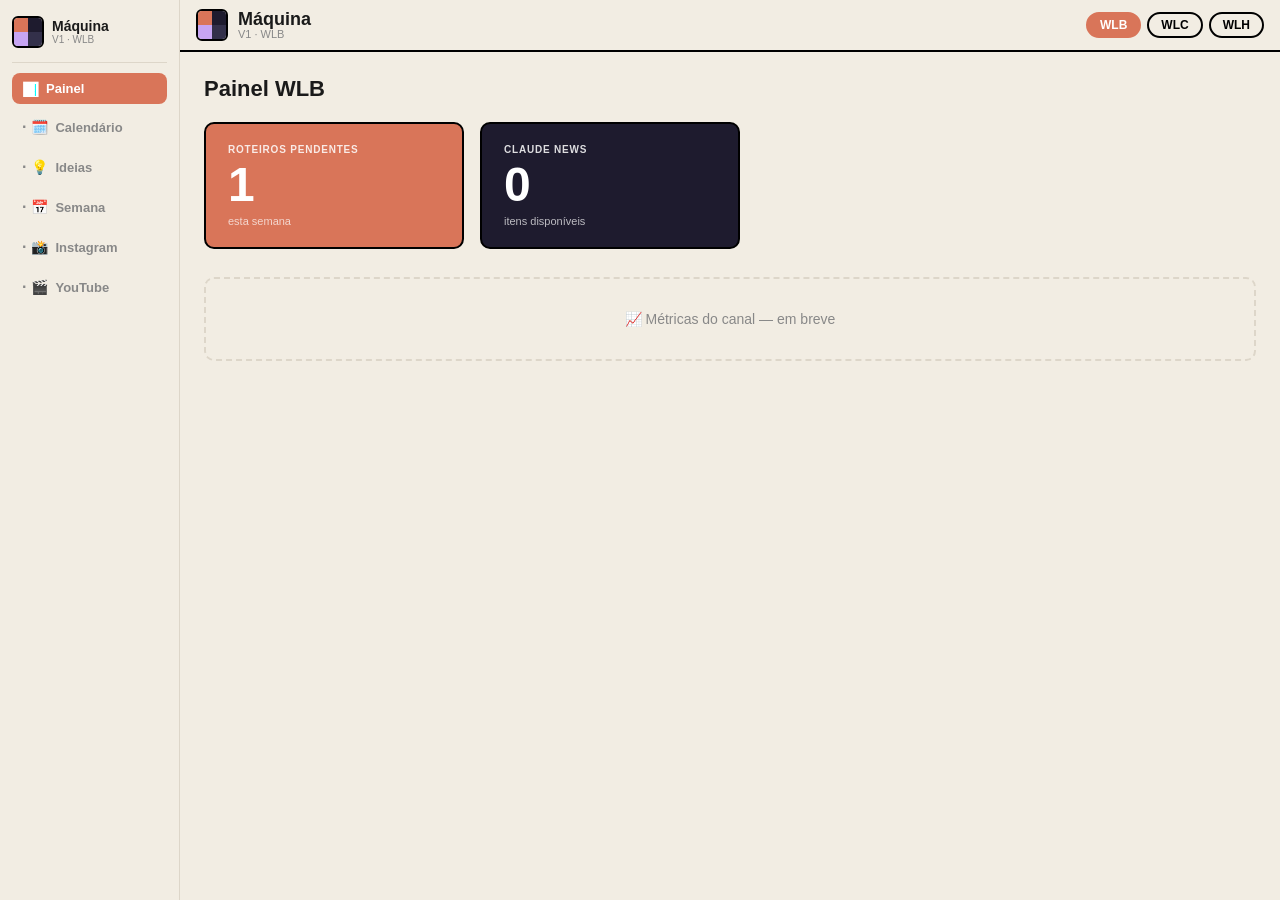
<file: public/wlb/index.html>
<!DOCTYPE html>
<html lang="pt-BR">
<head>
  <meta charset="UTF-8">
  <meta name="viewport" content="width=device-width, initial-scale=1.0">
  <title>Máquina de Conteúdos — WLB</title>
  <link href="https://fonts.cdnfonts.com/css/lufga" rel="stylesheet">
  <style>
    *, *::before, *::after { box-sizing: border-box; margin: 0; padding: 0; }

    :root {
      --bg: #F2EDE3;
      --black: #1A1A1A;
      --gray: #888;
      --orange: #D97559;
      --dark: #1E1B2E;
      --lilac: #C7A5F3;
      --border: 2px solid #000;
      --radius: 10px;
    }

    body {
      font-family: 'Lufga', sans-serif;
      background: var(--bg);
      color: var(--black);
      height: 100vh;
      overflow: hidden;
      display: flex;
      flex-direction: row;
    }

    /* ── SIDEBAR ── */
    .sidebar {
      width: 180px;
      min-width: 180px;
      background: var(--bg);
      border-right: 1px solid #DDD6C9;
      display: flex;
      flex-direction: column;
      padding: 16px 12px;
      gap: 6px;
      overflow-y: auto;
    }

    .sidebar-header {
      display: flex;
      align-items: center;
      gap: 8px;
      margin-bottom: 4px;
    }

    .sidebar-logo-grid {
      width: 32px;
      height: 32px;
      display: grid;
      grid-template-columns: 1fr 1fr;
      border-radius: 6px;
      overflow: hidden;
      border: 2px solid #000;
      flex-shrink: 0;
    }

    .sidebar-logo-grid span:nth-child(1) { background: #D97559; }
    .sidebar-logo-grid span:nth-child(2) { background: #1E1B2E; }
    .sidebar-logo-grid span:nth-child(3) { background: #C7A5F3; }
    .sidebar-logo-grid span:nth-child(4) { background: #33304A; }

    .sidebar-text { display: flex; flex-direction: column; }
    .sidebar-wordmark {
      font-family: 'Lufga', sans-serif;
      font-weight: 900;
      font-size: 14px;
      color: var(--black);
      line-height: 1.1;
    }
    .sidebar-version {
      font-size: 10px;
      color: var(--gray);
    }

    .sidebar-divider {
      height: 1px;
      background: #DDD6C9;
      margin: 4px 0;
    }

    .t-nav {
      width: 100%;
      color: var(--gray);
      font-size: 13px;
      font-weight: 600;
      padding: 8px 10px;
      border-radius: 8px;
      cursor: pointer;
      display: flex;
      align-items: center;
      gap: 7px;
      transition: all .15s;
      font-family: 'Lufga', sans-serif;
      border: none;
      background: transparent;
      text-align: left;
    }

    .t-nav .nav-icon { font-size: 14px; line-height: 1; }
    .t-nav .nav-dot {
      color: var(--gray);
      font-size: 16px;
      font-weight: 900;
      margin-right: -2px;
      flex-shrink: 0;
    }

    .t-nav:hover { background: rgba(0,0,0,0.04); color: var(--black); }

    .t-nav.active {
      background: var(--orange);
      color: #fff;
      font-weight: 700;
    }

    .t-nav.active .nav-dot { display: none; }
    .t-nav.active .nav-icon { filter: brightness(10); }

    /* ── MAIN AREA ── */
    .main {
      flex: 1;
      display: flex;
      flex-direction: column;
      overflow: hidden;
    }

    /* ── TOPBAR ── */
    .topbar {
      height: 52px;
      background: var(--bg);
      border-bottom: 2px solid #000;
      display: flex;
      flex-direction: row;
      align-items: center;
      padding: 0 16px;
      gap: 10px;
      flex-shrink: 0;
    }

    .topbar-logo-grid {
      width: 32px;
      height: 32px;
      display: grid;
      grid-template-columns: 1fr 1fr;
      border-radius: 6px;
      overflow: hidden;
      border: 2px solid #000;
      flex-shrink: 0;
    }

    .topbar-logo-grid span:nth-child(1) { background: #D97559; }
    .topbar-logo-grid span:nth-child(2) { background: #1E1B2E; }
    .topbar-logo-grid span:nth-child(3) { background: #C7A5F3; }
    .topbar-logo-grid span:nth-child(4) { background: #33304A; }

    .topbar-info { display: flex; flex-direction: column; }
    .topbar-wordmark {
      font-family: 'Lufga', sans-serif;
      font-weight: 900;
      font-size: 18px;
      color: var(--black);
      line-height: 1;
    }
    .topbar-version {
      font-size: 11px;
      color: var(--gray);
    }

    .topbar-spacer { flex: 1; }

    .empresa-pills {
      display: flex;
      gap: 6px;
      align-items: center;
    }

    .empresa-pill {
      padding: 4px 12px;
      border-radius: 20px;
      border: 2px solid #000;
      font-family: 'Lufga', sans-serif;
      font-weight: 800;
      font-size: 12px;
      text-decoration: none;
      color: #000;
      transition: all .15s;
    }

    .empresa-pill.active {
      background: var(--orange);
      color: #fff;
      border-color: var(--orange);
    }

    .empresa-pill:hover:not(.active) {
      background: rgba(0,0,0,0.06);
    }

    /* ── CONTENT AREA ── */
    .content {
      flex: 1;
      overflow-y: auto;
      padding: 24px;
    }

    /* ── PAGES ── */
    .page { display: none; }
    .page.active { display: block; }

    /* ── PAGE TITLES ── */
    .page-title {
      font-size: 22px;
      font-weight: 900;
      color: var(--black);
      margin-bottom: 20px;
    }

    /* ── STAT CARDS ── */
    .stat-cards {
      display: flex;
      gap: 16px;
      margin-bottom: 28px;
      flex-wrap: wrap;
    }

    .stat-card {
      flex: 1;
      min-width: 180px;
      max-width: 260px;
      border-radius: var(--radius);
      padding: 20px 22px;
      border: 2px solid #000;
      display: flex;
      flex-direction: column;
      gap: 6px;
    }

    .stat-card.orange { background: var(--orange); color: #fff; }
    .stat-card.dark   { background: var(--dark);   color: #fff; }

    .stat-label {
      font-size: 10px;
      font-weight: 800;
      letter-spacing: 0.08em;
      text-transform: uppercase;
      opacity: 0.85;
    }

    .stat-number {
      font-size: 48px;
      font-weight: 900;
      line-height: 1;
    }

    .stat-sub {
      font-size: 11px;
      opacity: 0.7;
    }

    /* ── PLACEHOLDER BLOCK ── */
    .placeholder-block {
      border: 2px dashed #DDD6C9;
      border-radius: var(--radius);
      padding: 32px;
      text-align: center;
      color: var(--gray);
      font-size: 14px;
      font-weight: 500;
    }

    /* ── SECTION HEADER ── */
    .section-header {
      display: flex;
      align-items: center;
      justify-content: space-between;
      margin-bottom: 14px;
      margin-top: 24px;
    }

    .section-header:first-child { margin-top: 0; }

    .section-title {
      font-size: 14px;
      font-weight: 800;
      color: var(--black);
      text-transform: uppercase;
      letter-spacing: 0.06em;
    }

    .btn-add {
      padding: 5px 14px;
      border-radius: 20px;
      border: 2px solid #000;
      background: transparent;
      font-family: 'Lufga', sans-serif;
      font-size: 12px;
      font-weight: 700;
      cursor: default;
      opacity: 0.35;
    }

    /* ── ROTEIRO CARD ── */
    .roteiro-card {
      border: 2px solid #000;
      border-radius: var(--radius);
      padding: 16px 18px;
      margin-bottom: 12px;
      background: #fff;
      display: flex;
      flex-direction: column;
      gap: 8px;
    }

    .roteiro-top {
      display: flex;
      align-items: flex-start;
      justify-content: space-between;
      gap: 12px;
    }

    .roteiro-titulo {
      font-size: 15px;
      font-weight: 800;
      color: var(--black);
      text-decoration: none;
      flex: 1;
    }

    .roteiro-titulo:hover { text-decoration: underline; color: var(--orange); }

    .roteiro-status-btn {
      padding: 4px 12px;
      border-radius: 20px;
      border: 2px solid #000;
      font-family: 'Lufga', sans-serif;
      font-size: 11px;
      font-weight: 800;
      cursor: pointer;
      transition: all .15s;
      white-space: nowrap;
      flex-shrink: 0;
    }

    .roteiro-status-btn.pendente { background: var(--orange); color: #fff; border-color: var(--orange); }
    .roteiro-status-btn.gravado  { background: var(--dark);   color: #fff; border-color: var(--dark); }

    .roteiro-meta {
      display: flex;
      gap: 10px;
      flex-wrap: wrap;
      align-items: center;
    }

    .roteiro-meta span {
      font-size: 11px;
      color: var(--gray);
      font-weight: 500;
    }

    .badge {
      display: inline-block;
      padding: 2px 8px;
      border-radius: 20px;
      font-size: 10px;
      font-weight: 800;
      letter-spacing: 0.04em;
      text-transform: uppercase;
    }

    .badge-manychat { background: #C7A5F3; color: var(--dark); }
    .badge-gate     { background: var(--bg); border: 1px solid #DDD6C9; color: var(--gray); }
    .badge-tutorial { background: #E8F5E9; color: #2E7D32; border: 1px solid #A5D6A7; }
    .badge-news     { background: #FFF8E1; color: #F57F17; border: 1px solid #FFE082; }
    .badge-showcase { background: #EDE7F6; color: #4527A0; border: 1px solid #CE93D8; }
    .badge-workflow { background: #E3F2FD; color: #1565C0; border: 1px solid #90CAF9; }
    .badge-comparison { background: #FCE4EC; color: #880E4F; border: 1px solid #F48FB1; }

    .roteiro-hook {
      font-size: 13px;
      color: #555;
      font-style: italic;
      border-left: 3px solid var(--orange);
      padding-left: 10px;
    }

    /* ── YOUTUBE TABS ── */
    .yt-tabs {
      display: flex;
      gap: 4px;
      margin-bottom: 20px;
      border-bottom: 2px solid #000;
      padding-bottom: 0;
    }

    .yt-tab {
      padding: 8px 18px 10px;
      font-family: 'Lufga', sans-serif;
      font-size: 13px;
      font-weight: 700;
      cursor: pointer;
      border: none;
      background: transparent;
      color: var(--gray);
      border-radius: 8px 8px 0 0;
      margin-bottom: -2px;
      transition: all .15s;
      border: 2px solid transparent;
      border-bottom: none;
    }

    .yt-tab:hover { color: var(--black); background: rgba(0,0,0,0.04); }

    .yt-tab.active {
      color: var(--black);
      font-weight: 900;
      background: var(--bg);
      border-color: #000;
      border-bottom-color: var(--bg);
    }

    .yt-panel { display: none; }
    .yt-panel.active { display: block; }

    /* ── CANAL DO JACK ── */
    .jack-grid {
      display: grid;
      grid-template-columns: 1fr 1fr;
      gap: 16px;
      margin-bottom: 24px;
    }

    .jack-card {
      border: 2px solid #000;
      border-radius: var(--radius);
      padding: 16px 18px;
      background: #fff;
    }

    .jack-card-title {
      font-size: 11px;
      font-weight: 800;
      text-transform: uppercase;
      letter-spacing: 0.06em;
      color: var(--gray);
      margin-bottom: 10px;
    }

    .jack-stat-row {
      display: flex;
      align-items: center;
      justify-content: space-between;
      padding: 6px 0;
      border-bottom: 1px solid #F0EDE8;
      font-size: 13px;
    }

    .jack-stat-row:last-child { border-bottom: none; }
    .jack-stat-key { color: var(--gray); font-weight: 500; }
    .jack-stat-val { font-weight: 800; color: var(--black); }

    .jack-video-list { display: flex; flex-direction: column; gap: 10px; }

    .jack-video-item {
      border: 1px solid #DDD6C9;
      border-radius: 8px;
      padding: 12px 14px;
      display: flex;
      align-items: flex-start;
      gap: 12px;
    }

    .jack-video-thumb {
      width: 56px;
      height: 32px;
      background: #0A0A0F;
      border-radius: 4px;
      display: flex;
      align-items: center;
      justify-content: center;
      flex-shrink: 0;
      font-size: 16px;
    }

    .jack-video-info { flex: 1; }

    .jack-video-title {
      font-size: 13px;
      font-weight: 700;
      color: var(--black);
      text-decoration: none;
      display: block;
      margin-bottom: 4px;
    }

    .jack-video-title:hover { color: var(--orange); }

    .jack-video-meta {
      display: flex;
      gap: 8px;
      align-items: center;
      flex-wrap: wrap;
    }

    .jack-video-meta span {
      font-size: 11px;
      color: var(--gray);
    }

    .views-badge {
      font-size: 11px;
      font-weight: 800;
      color: var(--dark);
      background: var(--lilac);
      padding: 1px 7px;
      border-radius: 10px;
    }

    /* ── CLAUDE NEWS ── */
    .news-list { display: flex; flex-direction: column; gap: 8px; max-height: 600px; overflow-y: auto; }

    .news-item {
      border: 1px solid #DDD6C9;
      border-radius: 8px;
      padding: 12px 14px;
      background: #fff;
      display: flex;
      align-items: flex-start;
      gap: 12px;
    }

    .news-source-badge {
      font-size: 9px;
      font-weight: 800;
      text-transform: uppercase;
      letter-spacing: 0.05em;
      padding: 2px 7px;
      border-radius: 8px;
      white-space: nowrap;
      flex-shrink: 0;
      margin-top: 2px;
    }

    .news-source-badge.anthropic-blog { background: #FF6B35; color: #fff; }
    .news-source-badge.research        { background: #4A90E2; color: #fff; }
    .news-source-badge.changelog       { background: #2ECC71; color: #fff; }
    .news-source-badge.default         { background: #DDD6C9; color: var(--gray); }

    .news-info { flex: 1; }

    .news-title {
      font-size: 13px;
      font-weight: 700;
      color: var(--black);
      text-decoration: none;
      display: block;
      margin-bottom: 2px;
    }

    .news-title:hover { color: var(--orange); text-decoration: underline; }

    .news-date { font-size: 11px; color: var(--gray); }

    .last-updated {
      font-size: 11px;
      color: var(--gray);
      margin-bottom: 14px;
      font-weight: 500;
    }

    /* ── SEMANA GRID ── */
    .semana-grid {
      display: grid;
      grid-template-columns: repeat(7, 1fr);
      gap: 10px;
      margin-bottom: 20px;
    }

    .semana-day {
      border: 2px solid #DDD6C9;
      border-radius: 8px;
      padding: 12px 8px;
      min-height: 100px;
      display: flex;
      flex-direction: column;
      gap: 4px;
    }

    .semana-day-label {
      font-size: 11px;
      font-weight: 800;
      color: var(--gray);
      text-transform: uppercase;
      letter-spacing: 0.06em;
    }

    /* ── IDEIAS ── */
    .ideias-input-row {
      display: flex;
      gap: 10px;
      margin-bottom: 16px;
    }

    .ideias-input {
      flex: 1;
      padding: 10px 14px;
      border: 2px solid #000;
      border-radius: 8px;
      font-family: 'Lufga', sans-serif;
      font-size: 14px;
      background: #fff;
      outline: none;
    }

    .ideias-input:focus { border-color: var(--orange); }

    .btn-primary {
      padding: 10px 18px;
      border-radius: 8px;
      border: 2px solid #000;
      background: var(--dark);
      color: #fff;
      font-family: 'Lufga', sans-serif;
      font-size: 13px;
      font-weight: 800;
      cursor: pointer;
      transition: background .15s;
      white-space: nowrap;
    }

    .btn-primary:hover { background: var(--orange); border-color: var(--orange); }

    /* ── ERROR STATE ── */
    .error-state {
      color: #D63B2F;
      font-size: 12px;
      padding: 8px 12px;
      background: #FFF5F5;
      border-radius: 6px;
      border: 1px solid #FFCDD2;
    }

    /* ── EMPTY STATE ── */
    .empty-state {
      text-align: center;
      padding: 32px;
      color: var(--gray);
      font-size: 14px;
      border: 2px dashed #DDD6C9;
      border-radius: var(--radius);
    }

    /* ── HOOK FORMULA ── */
    .hook-formula {
      background: var(--dark);
      color: #fff;
      border-radius: var(--radius);
      padding: 14px 16px;
      font-size: 12px;
      font-weight: 600;
      line-height: 1.6;
      font-family: monospace;
      margin-top: 12px;
    }

    .hook-formula span { color: var(--lilac); }

    /* ── FORMAT TABLE ── */
    .format-table {
      width: 100%;
      border-collapse: collapse;
      font-size: 13px;
    }

    .format-table th {
      text-align: left;
      padding: 8px 12px;
      background: var(--dark);
      color: #fff;
      font-size: 11px;
      font-weight: 800;
      text-transform: uppercase;
      letter-spacing: 0.05em;
    }

    .format-table th:first-child { border-radius: 8px 0 0 0; }
    .format-table th:last-child  { border-radius: 0 8px 0 0; }

    .format-table td {
      padding: 8px 12px;
      border-bottom: 1px solid #F0EDE8;
      color: var(--black);
    }

    .format-table tr:last-child td { border-bottom: none; }
    .format-table tr:hover td { background: rgba(0,0,0,0.02); }

    .format-table .bar-cell {
      display: flex;
      align-items: center;
      gap: 8px;
    }

    .format-bar {
      height: 6px;
      border-radius: 3px;
      background: var(--orange);
    }

    /* ── SCROLLBAR ── */
    ::-webkit-scrollbar { width: 6px; height: 6px; }
    ::-webkit-scrollbar-track { background: transparent; }
    ::-webkit-scrollbar-thumb { background: #DDD6C9; border-radius: 3px; }
    ::-webkit-scrollbar-thumb:hover { background: #C5BDB4; }
  </style>
</head>
<body>

  <!-- SIDEBAR -->
  <aside class="sidebar">
    <div class="sidebar-header">
      <div class="sidebar-logo-grid">
        <span></span><span></span><span></span><span></span>
      </div>
      <div class="sidebar-text">
        <div class="sidebar-wordmark">Máquina</div>
        <div class="sidebar-version">V1 · WLB</div>
      </div>
    </div>

    <div class="sidebar-divider"></div>

    <button class="t-nav active" data-page="painel">
      <span class="nav-dot">·</span>
      <span class="nav-icon">📊</span>
      Painel
    </button>
    <button class="t-nav" data-page="calendario">
      <span class="nav-dot">·</span>
      <span class="nav-icon">🗓️</span>
      Calendário
    </button>
    <button class="t-nav" data-page="ideias">
      <span class="nav-dot">·</span>
      <span class="nav-icon">💡</span>
      Ideias
    </button>
    <button class="t-nav" data-page="semana">
      <span class="nav-dot">·</span>
      <span class="nav-icon">📅</span>
      Semana
    </button>
    <button class="t-nav" data-page="instagram">
      <span class="nav-dot">·</span>
      <span class="nav-icon">📸</span>
      Instagram
    </button>
    <button class="t-nav" data-page="youtube">
      <span class="nav-dot">·</span>
      <span class="nav-icon">🎬</span>
      YouTube
    </button>
  </aside>

  <!-- MAIN -->
  <div class="main">

    <!-- TOPBAR -->
    <header class="topbar">
      <div class="topbar-logo-grid">
        <span></span><span></span><span></span><span></span>
      </div>
      <div class="topbar-info">
        <div class="topbar-wordmark">Máquina</div>
        <div class="topbar-version">V1 · WLB</div>
      </div>
      <div class="topbar-spacer"></div>
      <div class="empresa-pills">
        <a class="empresa-pill active" href="/wlb/">WLB</a>
        <a class="empresa-pill" href="/">WLC</a>
        <a class="empresa-pill" href="/wlh/">WLH</a>
      </div>
    </header>

    <!-- CONTENT -->
    <div class="content">

      <!-- PAGE: PAINEL -->
      <div class="page active" id="page-painel">
        <div class="page-title">Painel WLB</div>

        <div class="stat-cards">
          <div class="stat-card orange">
            <div class="stat-label">Roteiros Pendentes</div>
            <div class="stat-number" id="stat-roteiros">—</div>
            <div class="stat-sub">esta semana</div>
          </div>
          <div class="stat-card dark">
            <div class="stat-label">Claude News</div>
            <div class="stat-number" id="stat-news">—</div>
            <div class="stat-sub">itens disponíveis</div>
          </div>
        </div>

        <div class="placeholder-block">
          📈 Métricas do canal — em breve
        </div>
      </div>

      <!-- PAGE: INSTAGRAM -->
      <div class="page" id="page-instagram">
        <div class="page-title">Instagram</div>

        <div class="section-header" style="margin-top:0">
          <span class="section-title">Carrosséis</span>
          <button class="btn-add" disabled>+ Adicionar</button>
        </div>
        <div class="empty-state">Nenhum carrossel esta semana</div>

        <div class="section-header">
          <span class="section-title">Stories</span>
          <button class="btn-add" disabled>+ Adicionar</button>
        </div>
        <div class="placeholder-block">Stories — em breve</div>

        <div class="section-header">
          <span class="section-title">Reels</span>
          <button class="btn-add" disabled>+ Adicionar</button>
        </div>
        <div class="placeholder-block">Reels — em breve</div>
      </div>

      <!-- PAGE: YOUTUBE -->
      <div class="page" id="page-youtube">
        <div class="page-title">YouTube</div>

        <div class="yt-tabs">
          <button class="yt-tab active" data-tab="roteiros">Roteiros</button>
          <button class="yt-tab" data-tab="jack">Canal do Jack</button>
          <button class="yt-tab" data-tab="news">Claude News</button>
        </div>

        <!-- SUB-ABA: ROTEIROS -->
        <div class="yt-panel active" id="yt-roteiros">
          <div id="roteiros-list">
            <div class="placeholder-block">Carregando roteiros...</div>
          </div>
        </div>

        <!-- SUB-ABA: CANAL DO JACK -->
        <div class="yt-panel" id="yt-jack">
          <div id="jack-content">
            <div class="placeholder-block">Carregando dados do Jack...</div>
          </div>
        </div>

        <!-- SUB-ABA: CLAUDE NEWS -->
        <div class="yt-panel" id="yt-news">
          <div id="news-content">
            <div class="placeholder-block">Carregando Claude News...</div>
          </div>
        </div>
      </div>

      <!-- PAGE: IDEIAS -->
      <div class="page" id="page-ideias">
        <div class="page-title">Banco de Ideias</div>

        <div class="ideias-input-row">
          <input type="text" class="ideias-input" id="ideia-input" placeholder="Nova ideia de vídeo...">
          <button class="btn-primary" id="btn-add-ideia">+ Adicionar</button>
        </div>

        <div id="ideias-list" class="empty-state">
          Banco de ideias vazio. Adicione sua primeira ideia.
        </div>
      </div>

      <!-- PAGE: SEMANA -->
      <div class="page" id="page-semana">
        <div class="page-title" id="semana-titulo">Semana</div>

        <div class="semana-grid">
          <div class="semana-day">
            <div class="semana-day-label">Seg</div>
          </div>
          <div class="semana-day">
            <div class="semana-day-label">Ter</div>
          </div>
          <div class="semana-day">
            <div class="semana-day-label">Qua</div>
          </div>
          <div class="semana-day">
            <div class="semana-day-label">Qui</div>
          </div>
          <div class="semana-day">
            <div class="semana-day-label">Sex</div>
          </div>
          <div class="semana-day">
            <div class="semana-day-label">Sáb</div>
          </div>
          <div class="semana-day">
            <div class="semana-day-label">Dom</div>
          </div>
        </div>

        <div class="placeholder-block">
          Planeje sua semana de conteúdo aqui
        </div>
      </div>

      <!-- PAGE: CALENDÁRIO -->
      <div class="page" id="page-calendario">
        <div class="page-title">Calendário Editorial</div>
        <div class="placeholder-block">Em breve</div>
      </div>

    </div><!-- /content -->
  </div><!-- /main -->

  <script>
    // ── NAVEGAÇÃO SIDEBAR ──────────────────────────────────────────────
    const navBtns = document.querySelectorAll('.t-nav');
    const pages   = document.querySelectorAll('.page');

    navBtns.forEach(btn => {
      btn.addEventListener('click', () => {
        const target = btn.dataset.page;
        navBtns.forEach(b => b.classList.remove('active'));
        pages.forEach(p => p.classList.remove('active'));
        btn.classList.add('active');
        document.getElementById('page-' + target).classList.add('active');
      });
    });

    // ── NAVEGAÇÃO TABS YOUTUBE ─────────────────────────────────────────
    const ytTabs   = document.querySelectorAll('.yt-tab');
    const ytPanels = document.querySelectorAll('.yt-panel');

    ytTabs.forEach(tab => {
      tab.addEventListener('click', () => {
        const target = tab.dataset.tab;
        ytTabs.forEach(t => t.classList.remove('active'));
        ytPanels.forEach(p => p.classList.remove('active'));
        tab.classList.add('active');
        document.getElementById('yt-' + target).classList.add('active');
      });
    });

    // ── HELPERS ────────────────────────────────────────────────────────
    function fmtDate(str) {
      if (!str) return '';
      const d = new Date(str);
      if (isNaN(d)) return str;
      return d.toLocaleDateString('pt-BR', { day: '2-digit', month: '2-digit', year: 'numeric' });
    }

    function fmtViews(n) {
      if (n >= 1000000) return (n / 1000000).toFixed(1).replace('.', ',') + 'M';
      if (n >= 1000)    return (n / 1000).toFixed(0) + 'k';
      return n.toString();
    }

    function strategyBadgeClass(type) {
      const map = {
        tutorial:   'badge-tutorial',
        showcase:   'badge-showcase',
        news:       'badge-news',
        workflow:   'badge-workflow',
        comparison: 'badge-comparison',
      };
      return map[type] || 'badge-gate';
    }

    // ── localStorage STATUS ────────────────────────────────────────────
    const STATUS_KEY = 'wlb_roteiros_status';

    function getStatuses() {
      try { return JSON.parse(localStorage.getItem(STATUS_KEY) || '{}'); }
      catch { return {}; }
    }

    function saveStatus(id, status) {
      const s = getStatuses();
      s[id] = status;
      localStorage.setItem(STATUS_KEY, JSON.stringify(s));
    }

    // ── RENDER ROTEIROS ────────────────────────────────────────────────
    function renderRoteiros(data) {
      const container = document.getElementById('roteiros-list');
      const roteiros  = data.roteiros || [];
      const statuses  = getStatuses();

      if (roteiros.length === 0) {
        container.innerHTML = '<div class="empty-state">Nenhum roteiro esta semana.</div>';
        return;
      }

      container.innerHTML = roteiros.map(r => {
        const currentStatus = statuses[r.id] || r.status || 'pendente';
        const obsidianHref  = r.obsidian_path
          ? `obsidian://open?vault=PKA&file=${encodeURIComponent(r.obsidian_path)}`
          : null;

        const titleEl = obsidianHref
          ? `<a class="roteiro-titulo" href="${obsidianHref}">${r.titulo}</a>`
          : `<span class="roteiro-titulo" style="cursor:default">${r.titulo}</span>`;

        return `
          <div class="roteiro-card" id="card-${r.id}">
            <div class="roteiro-top">
              ${titleEl}
              <button
                class="roteiro-status-btn ${currentStatus}"
                data-id="${r.id}"
                data-status="${currentStatus}"
              >${currentStatus === 'gravado' ? '✓ Gravado' : '● Pendente'}</button>
            </div>
            <div class="roteiro-meta">
              <span>Aprovado em ${fmtDate(r.aprovado_em)}</span>
              ${r.duracao_estimada ? `<span>⏱ ${r.duracao_estimada}</span>` : ''}
              ${r.tipo ? `<span class="badge ${strategyBadgeClass(r.tipo)}">${r.tipo}</span>` : ''}
              ${r.palavra_chave_manychat ? `<span class="badge badge-manychat">MC: ${r.palavra_chave_manychat}</span>` : ''}
              ${r.gate ? `<span class="badge badge-gate">${r.gate.replace(/_/g,' ')}</span>` : ''}
            </div>
            ${r.hook_preview ? `<div class="roteiro-hook">"${r.hook_preview}"</div>` : ''}
          </div>`;
      }).join('');

      // Toggle status
      container.querySelectorAll('.roteiro-status-btn').forEach(btn => {
        btn.addEventListener('click', () => {
          const id  = btn.dataset.id;
          const cur = btn.dataset.status;
          const next = cur === 'pendente' ? 'gravado' : 'pendente';
          saveStatus(id, next);
          btn.dataset.status = next;
          btn.className = `roteiro-status-btn ${next}`;
          btn.textContent = next === 'gravado' ? '✓ Gravado' : '● Pendente';
          updateStatCard();
        });
      });
    }

    // ── RENDER JACK ────────────────────────────────────────────────────
    function renderJack(data) {
      const p   = data.patterns || {};
      const fps = data.format_performance || [];
      const top = (data.top_videos || []).slice(0, 5);
      const maxViews = Math.max(...fps.map(f => f.avg_views), 1);

      document.getElementById('jack-content').innerHTML = `
        <div class="last-updated">Última atualização: ${fmtDate(data.last_updated)} · Fonte: ${data.scrape_source || ''}</div>

        <div class="jack-grid">
          <div class="jack-card">
            <div class="jack-card-title">Padrões do Canal</div>
            <div class="jack-stat-row">
              <span class="jack-stat-key">Palavras por minuto</span>
              <span class="jack-stat-val">${p.avg_wpm || '—'} wpm</span>
            </div>
            <div class="jack-stat-row">
              <span class="jack-stat-key">Duração média</span>
              <span class="jack-stat-val">${p.avg_duration_min || '—'} min</span>
            </div>
            <div class="jack-stat-row">
              <span class="jack-stat-key">Top formato (volume)</span>
              <span class="jack-stat-val">${p.top_format_by_volume || '—'}</span>
            </div>
            <div class="jack-stat-row">
              <span class="jack-stat-key">Top formato (views)</span>
              <span class="jack-stat-val">${p.top_format_by_avg_views || '—'}</span>
            </div>
            <div class="jack-stat-row">
              <span class="jack-stat-key">Hook médio</span>
              <span class="jack-stat-val">${p.hook_time_avg_seconds || '—'}s</span>
            </div>
            <div class="hook-formula">
              <div>Hook formula:</div>
              <div><span>${(p.hook_formula || '').replace(/\+/g, '</span> + <span>')}</span></div>
            </div>
          </div>

          <div class="jack-card">
            <div class="jack-card-title">Performance por Formato</div>
            <table class="format-table">
              <thead>
                <tr>
                  <th>Formato</th>
                  <th>Qtd</th>
                  <th>Avg views</th>
                </tr>
              </thead>
              <tbody>
                ${fps.map(f => `
                  <tr>
                    <td><span class="badge ${strategyBadgeClass(f.format.split('/')[0])}">${f.format}</span></td>
                    <td>${f.count}</td>
                    <td>
                      <div class="bar-cell">
                        <div class="format-bar" style="width:${Math.round(f.avg_views/maxViews*80)}px"></div>
                        ${fmtViews(f.avg_views)}
                      </div>
                    </td>
                  </tr>`).join('')}
              </tbody>
            </table>
          </div>
        </div>

        <div class="section-header" style="margin-top:0">
          <span class="section-title">Top 5 Vídeos</span>
        </div>
        <div class="jack-video-list">
          ${top.map(v => `
            <div class="jack-video-item">
              <div class="jack-video-thumb">▶</div>
              <div class="jack-video-info">
                <a class="jack-video-title" href="https://youtu.be/${v.id}" target="_blank" rel="noopener">${v.title}</a>
                <div class="jack-video-meta">
                  <span class="views-badge">${fmtViews(v.views)} views</span>
                  <span class="badge ${strategyBadgeClass(v.strategy_type)}">${v.strategy_type}</span>
                  <span>${v.upload_date || ''}</span>
                  <span>⏱ ${v.duration_min || '—'} min</span>
                </div>
              </div>
            </div>`).join('')}
        </div>`;
    }

    // ── RENDER CLAUDE NEWS ─────────────────────────────────────────────
    function renderNews(data) {
      const container = document.getElementById('news-content');
      const items     = (data.items || []).slice(0, 20);

      if (items.length === 0) {
        container.innerHTML = `
          <div class="last-updated">Última atualização: ${fmtDate(data.last_updated)}</div>
          <div class="empty-state">Nenhum item de Claude News ainda.</div>`;
        return;
      }

      function sourceBadgeClass(source) {
        if (!source) return 'default';
        const s = source.toLowerCase();
        if (s.includes('anthropic blog') || s.includes('blog')) return 'anthropic-blog';
        if (s.includes('research'))  return 'research';
        if (s.includes('changelog')) return 'changelog';
        return 'default';
      }

      container.innerHTML = `
        <div class="last-updated">Última atualização: ${fmtDate(data.last_updated)} · ${items.length} itens</div>
        <div class="news-list">
          ${items.map(item => `
            <div class="news-item">
              <span class="news-source-badge ${sourceBadgeClass(item.source)}">${item.source || 'Geral'}</span>
              <div class="news-info">
                ${item.link
                  ? `<a class="news-title" href="${item.link}" target="_blank" rel="noopener">${item.titulo || item.title || 'Sem título'}</a>`
                  : `<span class="news-title" style="cursor:default">${item.titulo || item.title || 'Sem título'}</span>`}
                <div class="news-date">${fmtDate(item.data || item.date)}</div>
              </div>
            </div>`).join('')}
        </div>`;
    }

    // ── PAINEL STAT: roteiros pendentes ────────────────────────────────
    let _roteiroData = null;

    function updateStatCard() {
      if (!_roteiroData) return;
      const statuses  = getStatuses();
      const pendentes = (_roteiroData.roteiros || []).filter(r => {
        return (statuses[r.id] || r.status) === 'pendente';
      }).length;
      document.getElementById('stat-roteiros').textContent = pendentes;
    }

    // ── SEMANA TÍTULO ──────────────────────────────────────────────────
    function setSemanaTitle() {
      const hoje = new Date();
      const dow  = hoje.getDay(); // 0=Dom
      const diffToMon = (dow === 0 ? -6 : 1 - dow);
      const seg  = new Date(hoje);
      seg.setDate(hoje.getDate() + diffToMon);
      const dom  = new Date(seg);
      dom.setDate(seg.getDate() + 6);
      const fmt  = d => d.toLocaleDateString('pt-BR', { day: '2-digit', month: '2-digit' });
      document.getElementById('semana-titulo').textContent =
        `Semana de ${fmt(seg)} a ${fmt(dom)}`;
    }

    // ── IDEIAS ─────────────────────────────────────────────────────────
    const IDEIAS_KEY = 'wlb_ideias';

    function getIdeias() {
      try { return JSON.parse(localStorage.getItem(IDEIAS_KEY) || '[]'); }
      catch { return []; }
    }

    function renderIdeiasList() {
      const list   = document.getElementById('ideias-list');
      const ideias = getIdeias();
      if (ideias.length === 0) {
        list.className = 'empty-state';
        list.innerHTML = 'Banco de ideias vazio. Adicione sua primeira ideia.';
        return;
      }
      list.className = '';
      list.innerHTML = ideias.map((ideia, idx) => `
        <div class="roteiro-card" style="flex-direction:row;align-items:center;gap:12px">
          <span style="flex:1;font-weight:600;font-size:14px">${ideia.texto}</span>
          <span style="font-size:11px;color:var(--gray)">${fmtDate(ideia.data)}</span>
          <button
            onclick="removeIdeia(${idx})"
            style="border:none;background:none;cursor:pointer;font-size:16px;color:var(--gray);padding:0 4px"
            title="Remover">✕</button>
        </div>`).join('');
    }

    window.removeIdeia = function(idx) {
      const ideias = getIdeias();
      ideias.splice(idx, 1);
      localStorage.setItem(IDEIAS_KEY, JSON.stringify(ideias));
      renderIdeiasList();
    };

    document.getElementById('btn-add-ideia').addEventListener('click', () => {
      const input = document.getElementById('ideia-input');
      const texto = input.value.trim();
      if (!texto) return;
      const ideias = getIdeias();
      ideias.unshift({ texto, data: new Date().toISOString() });
      localStorage.setItem(IDEIAS_KEY, JSON.stringify(ideias));
      input.value = '';
      renderIdeiasList();
    });

    document.getElementById('ideia-input').addEventListener('keydown', e => {
      if (e.key === 'Enter') document.getElementById('btn-add-ideia').click();
    });

    // ── FETCH + INIT ───────────────────────────────────────────────────
    document.addEventListener('DOMContentLoaded', () => {
      setSemanaTitle();
      renderIdeiasList();

      // Roteiros
      fetch('data/roteiros_semana.json')
        .then(r => r.json())
        .then(data => {
          _roteiroData = data;
          renderRoteiros(data);
          updateStatCard();
        })
        .catch(() => {
          document.getElementById('roteiros-list').innerHTML =
            '<div class="error-state">Erro ao carregar roteiros_semana.json</div>';
          document.getElementById('stat-roteiros').textContent = '!';
        });

      // Claude News
      fetch('data/claude_news.json')
        .then(r => r.json())
        .then(data => {
          renderNews(data);
          document.getElementById('stat-news').textContent = (data.items || []).length;
        })
        .catch(() => {
          document.getElementById('news-content').innerHTML =
            '<div class="error-state">Erro ao carregar claude_news.json</div>';
          document.getElementById('stat-news').textContent = '!';
        });

      // Jack intel
      fetch('data/jack_intel.json')
        .then(r => r.json())
        .then(data => renderJack(data))
        .catch(() => {
          document.getElementById('jack-content').innerHTML =
            '<div class="error-state">Erro ao carregar jack_intel.json</div>';
        });
    });
  </script>
</body>
</html>
</file>
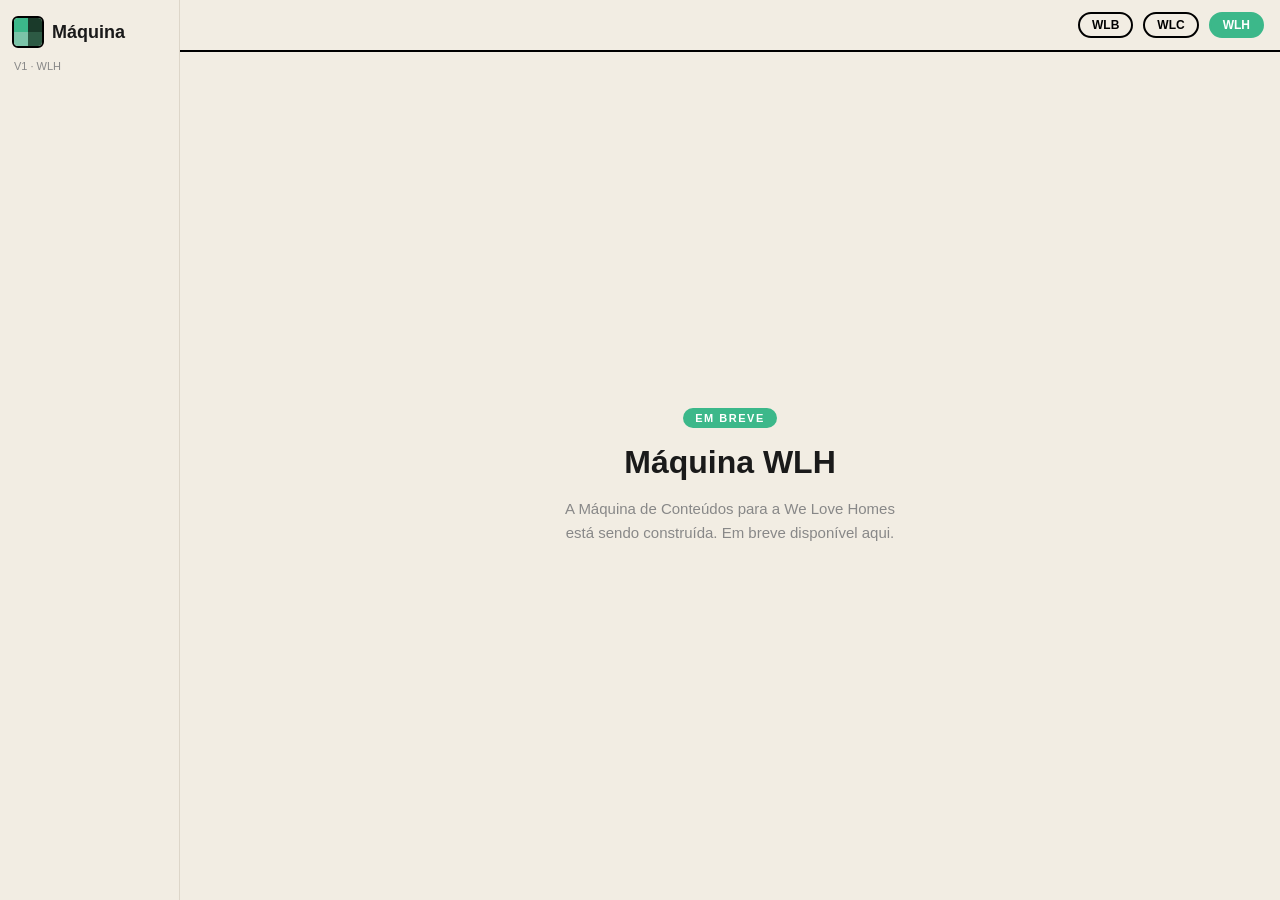
<file: public/wlh/index.html>
<!DOCTYPE html>
<html lang="pt-BR">
<head>
<meta charset="UTF-8">
<meta name="viewport" content="width=device-width, initial-scale=1.0">
<title>Máquina de Conteúdos · WLH</title>
<link href="https://fonts.cdnfonts.com/css/lufga" rel="stylesheet">
<style>
  *,*::before,*::after{box-sizing:border-box;margin:0;padding:0}
  :root{--bg:#F2EDE3;--black:#1A1A1A;--gray:#888;--green:#3CB88A;--border:2px solid #000;--radius:10px}
  body{background:var(--bg);font-family:'Lufga','Arial',sans-serif;display:flex;height:100vh;overflow:hidden}
  .sidebar{width:180px;min-width:180px;background:var(--bg);border-right:1px solid #DDD6C9;display:flex;flex-direction:column;padding:16px 12px;gap:6px;overflow-y:auto}
  .sidebar-logo-wrap{display:flex;align-items:center;gap:8px;margin-bottom:6px}
  .sidebar-logo-grid{width:32px;height:32px;display:grid;grid-template-columns:1fr 1fr;border-radius:6px;overflow:hidden;border:2px solid #000;flex-shrink:0}
  .sidebar-logo-grid span:nth-child(1){background:#3CB88A}
  .sidebar-logo-grid span:nth-child(2){background:#1A3A2A}
  .sidebar-logo-grid span:nth-child(3){background:#7BC4A8}
  .sidebar-logo-grid span:nth-child(4){background:#2D5A44}
  .sidebar-wordmark{font-weight:900;font-size:18px;color:var(--black);line-height:1}
  .sidebar-version{font-size:11px;color:var(--gray);margin-bottom:12px;padding-left:2px}
  .main-area{flex:1;display:flex;flex-direction:column;overflow:hidden}
  .topbar{height:52px;background:var(--bg);border-bottom:2px solid #000;display:flex;align-items:center;padding:0 16px;gap:10px;flex-shrink:0}
  .empresa-pill{padding:4px 12px;border-radius:20px;border:2px solid #000;font-weight:800;font-size:12px;text-decoration:none;color:#000;transition:all .15s;font-family:'Lufga',sans-serif}
  .empresa-pill.active{background:#3CB88A;color:#fff;border-color:#3CB88A}
  .empresa-pill:hover:not(.active){background:rgba(0,0,0,0.06)}
  .content{flex:1;overflow-y:auto;padding:32px;display:flex;align-items:center;justify-content:center;flex-direction:column;gap:16px;text-align:center}
  .em-breve-badge{background:#3CB88A;color:#fff;font-size:11px;font-weight:800;letter-spacing:1.5px;text-transform:uppercase;padding:4px 12px;border-radius:20px}
  .em-breve-title{font-size:32px;font-weight:900;color:var(--black)}
  .em-breve-sub{font-size:15px;color:var(--gray);max-width:360px;line-height:1.6}
</style>
</head>
<body>

<div class="sidebar">
  <div class="sidebar-logo-wrap">
    <div class="sidebar-logo-grid">
      <span></span><span></span><span></span><span></span>
    </div>
    <div>
      <div class="sidebar-wordmark">Máquina</div>
    </div>
  </div>
  <div class="sidebar-version">V1 · WLH</div>
</div>

<div class="main-area">
  <div class="topbar">
    <div style="flex:1"></div>
    <a class="empresa-pill" href="/wlb/">WLB</a>
    <a class="empresa-pill" href="/">WLC</a>
    <a class="empresa-pill active" href="/wlh/">WLH</a>
  </div>
  <div class="content">
    <div class="em-breve-badge">Em breve</div>
    <div class="em-breve-title">Máquina WLH</div>
    <div class="em-breve-sub">A Máquina de Conteúdos para a We Love Homes está sendo construída. Em breve disponível aqui.</div>
  </div>
</div>

</body>
</html>
</file>
